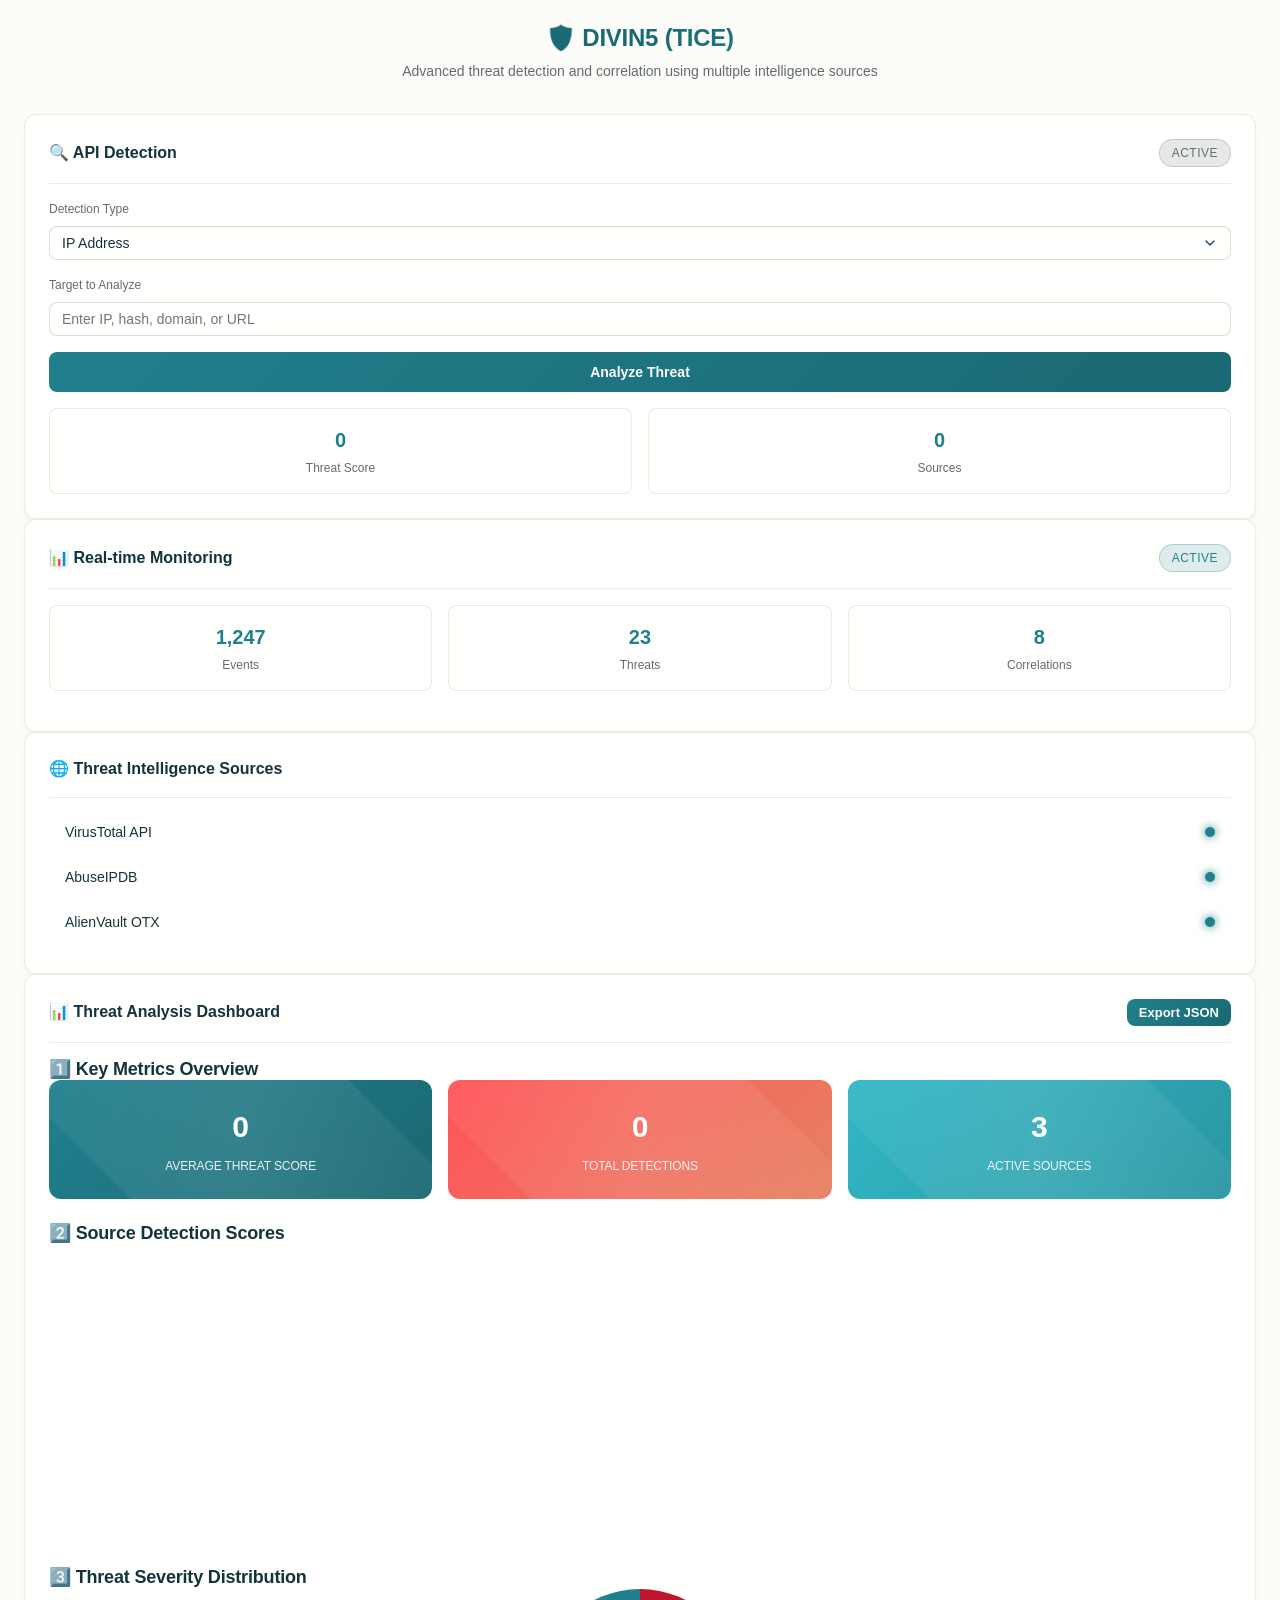
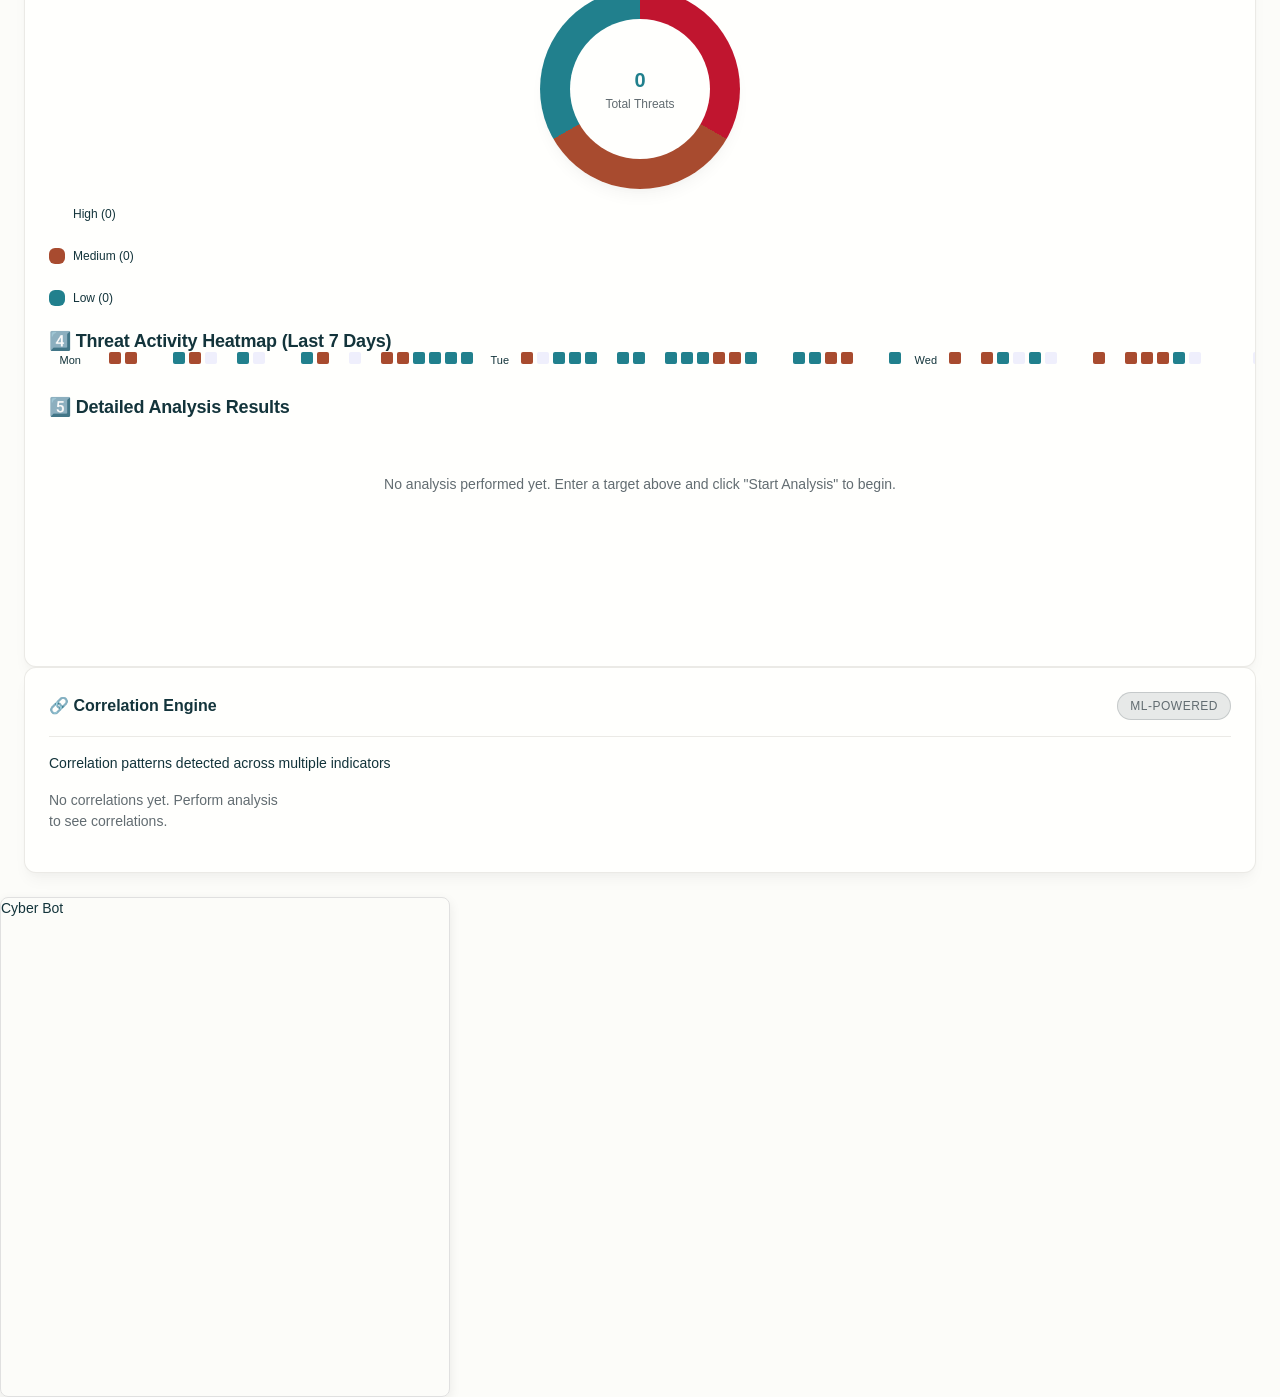
<file: frontend/index.html>
<!DOCTYPE html>
<html lang="en">
<head>
    <meta charset="UTF-8">
    <meta name="viewport" content="width=device-width, initial-scale=1.0">
    <title>AI-Driven Threat Intelligence Correlation Engine</title>
    <link rel="stylesheet" href="style.css">
</head>
<body>
    <div class="container">
        <header>
            <h1>🛡️ DIVIN5 (TICE)</h1>
            <p class="subtitle">Advanced threat detection and correlation using multiple intelligence sources</p>
        </header>

        <div class="grid">
            <!-- API Detection Panel -->
            <div class="card">
                <div class="card-header">
                    <span class="card-title">🔍 API Detection</span>
                    <span class="badge badge-info">Active</span>
                </div>
                
                <div class="input-group">
                    <label for="detectionType">Detection Type</label>
                    <select id="detectionType">
                        <option value="ip">IP Address</option>
                        <option value="hash">File Hash (MD5/SHA256)</option>
                        <option value="domain">Domain</option>
                        <option value="url">URL</option>
                    </select>
                </div>

                <div class="input-group">
                    <label for="targetInput">Target to Analyze</label>
                    <input type="text" id="targetInput" placeholder="Enter IP, hash, domain, or URL">
                </div>

                <!-- Start Button -->
                <button id="analyzeBtn" onclick="analyzeTarget()">
                    <span id="analyzeText">Analyze Threat</span>
                </button>

                <div class="stat-grid">
                    <div class="stat-card">
                        <div class="stat-value" id="threatScore">0</div>
                        <div class="stat-label">Threat Score</div>
                    </div>
                    <div class="stat-card">
                        <div class="stat-value" id="sourcesChecked">0</div>
                        <div class="stat-label">Sources</div>
                    </div>
                </div>
            </div>

            <!-- Real-time Monitoring -->
            <div class="card">
                <div class="card-header">
                    <span class="card-title">📊 Real-time Monitoring</span>
                    <span class="badge badge-low" id="monitorStatus">Active</span>
                </div>
                
                <div class="stat-grid">
                    <div class="stat-card">
                        <div class="stat-value" id="eventsProcessed">1,247</div>
                        <div class="stat-label">Events</div>
                    </div>
                    <div class="stat-card">
                        <div class="stat-value" id="threatsDetected">23</div>
                        <div class="stat-label">Threats</div>
                    </div>
                    <div class="stat-card">
                        <div class="stat-value" id="correlations">8</div>
                        <div class="stat-label">Correlations</div>
                    </div>
                </div>

                <div class="timeline" id="timeline"></div>
            </div>

            <!-- Active Threat Intelligence APIs -->
            <div class="card">
                <div class="card-header">
                    <span class="card-title">🌐 Threat Intelligence Sources</span>
                </div>
                
                <ul class="api-list" id="apiList">
                    <li id="api-virustotal">
                        <span>VirusTotal API</span>
                        <span class="api-status active"></span>
                    </li>
                    <li id="api-abuseipdb">
                        <span>AbuseIPDB</span>
                        <span class="api-status active"></span>
                    </li>
                    <li id="api-alienvault">
                        <span>AlienVault OTX</span>
                        <span class="api-status active"></span>
                    </li>
                </ul>
            </div>
        </div>

        <!-- Graphical Analysis Dashboard -->
        <div class="card">
            <div class="card-header">
                <span class="card-title">📊 Threat Analysis Dashboard</span>
                <button id="exportBtn" onclick="exportResults()" style="width: auto; padding: 6px 12px; font-size: 13px;">Export JSON</button>
            </div>

            <!-- Key Metrics Overview -->
            <div style="margin-bottom: 24px;">
                <h4>1️⃣ Key Metrics Overview</h4>
                <div class="chart-grid">
                    <div class="metric-card gradient-bg-1">
                        <div class="metric-value-large" id="metricThreatScore">0</div>
                        <div class="metric-label-large">Average Threat Score</div>
                    </div>
                    <div class="metric-card gradient-bg-2">
                        <div class="metric-value-large" id="metricDetections">0</div>
                        <div class="metric-label-large">Total Detections</div>
                    </div>
                    <div class="metric-card gradient-bg-3">
                        <div class="metric-value-large" id="metricSources">3</div>
                        <div class="metric-label-large">Active Sources</div>
                    </div>
                </div>
            </div>

            <!-- Source Detection Analysis -->
            <div style="margin-bottom: 24px;">
                <h4>2️⃣ Source Detection Scores</h4>
                <div class="chart-container">
                    <div class="bar-chart" id="barChart"></div>
                </div>
            </div>

            <!-- Threat Severity Distribution -->
            <div style="margin-bottom: 24px;">
                <h4>3️⃣ Threat Severity Distribution</h4>
                <div class="pie-chart" id="pieChart">
                    <div class="pie-center">
                        <div class="pie-value" id="pieValue">0</div>
                        <div class="pie-label">Total Threats</div>
                    </div>
                </div>
                <div class="legend">
                    <div class="legend-item">
                        <div class="legend-color" style="background: var(--color-danger);"></div>
                        <span>High (<span id="highCount">0</span>)</span>
                    </div>
                    <div class="legend-item">
                        <div class="legend-color" style="background: var(--color-warning);"></div>
                        <span>Medium (<span id="mediumCount">0</span>)</span>
                    </div>
                    <div class="legend-item">
                        <div class="legend-color" style="background: var(--color-success);"></div>
                        <span>Low (<span id="lowCount">0</span>)</span>
                    </div>
                </div>
            </div>

            <!-- Threat Activity Heatmap -->
            <div style="margin-bottom: 24px;">
                <h4>4️⃣ Threat Activity Heatmap (Last 7 Days)</h4>
                <div class="heatmap" id="heatmap"></div>
            </div>

            <!-- Detailed Analysis Results -->
            <div style="margin-bottom: 24px;">
                <h4>5️⃣ Detailed Analysis Results</h4>
                <div class="result-box" id="resultsContainer">
                    <div class="empty-state">
                        No analysis performed yet. Enter a target above and click "Start Analysis" to begin.
                    </div>
                </div>
            </div>
        </div>

        <!-- Correlation Engine -->
        <div class="card">
            <div class="card-header">
                <span class="card-title">🔗 Correlation Engine</span>
                <span class="badge badge-info">ML-Powered</span>
            </div>
            <p>Correlation patterns detected across multiple indicators</p>
            <div class="correlation-matrix" id="correlationMatrix"></div>
        </div>
    </div>
    <!-- Chatbot Container -->
<div class="bot-widget">
    <p>Cyber Bot</p>
  <iframe 
    src="https://cloud.uipath.com/saninc/studio_/designer/05732b7e-47e8-4ffc-8bc9-e9b9849685c8?solutionId=2d8fa9eb-8281-47da-3c74-08de1d4451d2"
    title="Cybersecurity Helpbot"
    frameborder="0"
    loading="lazy">
  </iframe>
</div>


<style>
  .bot-widget {
    /* --- This controls the size --- */
    width: 100%;       /* It will be 100% wide of its container */
    max-width: 450px;  /* But it will NOT get bigger than 450px */
    height: 500px;     /* Give it a fixed height */
    align-items: center;
    /* --- This makes it look nice --- */
    border: 1px solid #e0e0e0;
    border-radius: 8px;
    box-shadow: 0 4px 12px rgba(0,0,0,0.08);
    overflow: hidden; /* This makes the corners look clean */
    
    /* --- Optional: Center it --- */
    /* margin: 20px auto; */
  }

  .bot-widget iframe {
    /* --- This makes the iframe fill the container --- */
    width: 100%;
    height: 100%;
    border: none; /* Redundant, but good practice */
  }
</style>

    <script src="script.js"></script>
</body>
</html>
</file>
<file: frontend/style.css>
:root {
  /* Primitive Color Tokens */
  --color-white: rgba(255, 255, 255, 1);
  --color-black: rgba(0, 0, 0, 1);
  --color-cream-50: rgba(252, 252, 249, 1);
  --color-cream-100: rgba(255, 255, 253, 1);
  --color-gray-200: rgba(245, 245, 245, 1);
  --color-gray-300: rgba(167, 169, 169, 1);
  --color-gray-400: rgba(119, 124, 124, 1);
  --color-slate-500: rgba(98, 108, 113, 1);
  --color-brown-600: rgba(94, 82, 64, 1);
  --color-charcoal-700: rgba(31, 33, 33, 1);
  --color-charcoal-800: rgba(38, 40, 40, 1);
  --color-slate-900: rgba(19, 52, 59, 1);
  --color-teal-300: rgba(50, 184, 198, 1);
  --color-teal-400: rgba(45, 166, 178, 1);
  --color-teal-500: rgba(33, 128, 141, 1);
  --color-teal-600: rgba(29, 116, 128, 1);
  --color-teal-700: rgba(26, 104, 115, 1);
  --color-teal-800: rgba(41, 150, 161, 1);
  --color-red-400: rgba(255, 84, 89, 1);
  --color-red-500: rgba(192, 21, 47, 1);
  --color-orange-400: rgba(230, 129, 97, 1);
  --color-orange-500: rgba(168, 75, 47, 1);

  /* RGB versions for opacity control */
  --color-brown-600-rgb: 94, 82, 64;
  --color-teal-500-rgb: 33, 128, 141;
  --color-slate-900-rgb: 19, 52, 59;
  --color-slate-500-rgb: 98, 108, 113;
  --color-red-500-rgb: 192, 21, 47;
  --color-red-400-rgb: 255, 84, 89;
  --color-orange-500-rgb: 168, 75, 47;
  --color-orange-400-rgb: 230, 129, 97;

  /* Background color tokens (Light Mode) */
  --color-bg-1: rgba(59, 130, 246, 0.08); /* Light blue */
  --color-bg-2: rgba(245, 158, 11, 0.08); /* Light yellow */
  --color-bg-3: rgba(34, 197, 94, 0.08); /* Light green */
  --color-bg-4: rgba(239, 68, 68, 0.08); /* Light red */
  --color-bg-5: rgba(147, 51, 234, 0.08); /* Light purple */
  --color-bg-6: rgba(249, 115, 22, 0.08); /* Light orange */
  --color-bg-7: rgba(236, 72, 153, 0.08); /* Light pink */
  --color-bg-8: rgba(6, 182, 212, 0.08); /* Light cyan */

  /* Semantic Color Tokens (Light Mode) */
  --color-background: var(--color-cream-50);
  --color-surface: var(--color-cream-100);
  --color-text: var(--color-slate-900);
  --color-text-secondary: var(--color-slate-500);
  --color-primary: var(--color-teal-500);
  --color-primary-hover: var(--color-teal-600);
  --color-primary-active: var(--color-teal-700);
  --color-secondary: rgba(var(--color-brown-600-rgb), 0.12);
  --color-secondary-hover: rgba(var(--color-brown-600-rgb), 0.2);
  --color-secondary-active: rgba(var(--color-brown-600-rgb), 0.25);
  --color-border: rgba(var(--color-brown-600-rgb), 0.2);
  --color-btn-primary-text: var(--color-cream-50);
  --color-card-border: rgba(var(--color-brown-600-rgb), 0.12);
  --color-card-border-inner: rgba(var(--color-brown-600-rgb), 0.12);
  --color-error: var(--color-red-500);
  --color-success: var(--color-teal-500);
  --color-warning: var(--color-orange-500);
  --color-info: var(--color-slate-500);
  --color-focus-ring: rgba(var(--color-teal-500-rgb), 0.4);
  --color-select-caret: rgba(var(--color-slate-900-rgb), 0.8);

  /* Common style patterns */
  --focus-ring: 0 0 0 3px var(--color-focus-ring);
  --focus-outline: 2px solid var(--color-primary);
  --status-bg-opacity: 0.15;
  --status-border-opacity: 0.25;
  --select-caret-light: url("data:image/svg+xml,%3Csvg xmlns='http://www.w3.org/2000/svg' width='16' height='16' viewBox='0 0 24 24' fill='none' stroke='%23134252' stroke-width='2' stroke-linecap='round' stroke-linejoin='round'%3E%3Cpolyline points='6 9 12 15 18 9'%3E%3C/polyline%3E%3C/svg%3E");
  --select-caret-dark: url("data:image/svg+xml,%3Csvg xmlns='http://www.w3.org/2000/svg' width='16' height='16' viewBox='0 0 24 24' fill='none' stroke='%23f5f5f5' stroke-width='2' stroke-linecap='round' stroke-linejoin='round'%3E%3Cpolyline points='6 9 12 15 18 9'%3E%3C/polyline%3E%3C/svg%3E");

  /* RGB versions for opacity control */
  --color-success-rgb: 33, 128, 141;
  --color-error-rgb: 192, 21, 47;
  --color-warning-rgb: 168, 75, 47;
  --color-info-rgb: 98, 108, 113;

  /* Typography */
  --font-family-base: "FKGroteskNeue", "Geist", "Inter", -apple-system,
    BlinkMacSystemFont, "Segoe UI", Roboto, sans-serif;
  --font-family-mono: "Berkeley Mono", ui-monospace, SFMono-Regular, Menlo,
    Monaco, Consolas, monospace;
  --font-size-xs: 11px;
  --font-size-sm: 12px;
  --font-size-base: 14px;
  --font-size-md: 14px;
  --font-size-lg: 16px;
  --font-size-xl: 18px;
  --font-size-2xl: 20px;
  --font-size-3xl: 24px;
  --font-size-4xl: 30px;
  --font-weight-normal: 400;
  --font-weight-medium: 500;
  --font-weight-semibold: 550;
  --font-weight-bold: 600;
  --line-height-tight: 1.2;
  --line-height-normal: 1.5;
  --letter-spacing-tight: -0.01em;

  /* Spacing */
  --space-0: 0;
  --space-1: 1px;
  --space-2: 2px;
  --space-4: 4px;
  --space-6: 6px;
  --space-8: 8px;
  --space-10: 10px;
  --space-12: 12px;
  --space-16: 16px;
  --space-20: 20px;
  --space-24: 24px;
  --space-32: 32px;

  /* Border Radius */
  --radius-sm: 6px;
  --radius-base: 8px;
  --radius-md: 10px;
  --radius-lg: 12px;
  --radius-full: 9999px;

  /* Shadows */
  --shadow-xs: 0 1px 2px rgba(0, 0, 0, 0.02);
  --shadow-sm: 0 1px 3px rgba(0, 0, 0, 0.04), 0 1px 2px rgba(0, 0, 0, 0.02);
  --shadow-md: 0 4px 6px -1px rgba(0, 0, 0, 0.04),
    0 2px 4px -1px rgba(0, 0, 0, 0.02);
  --shadow-lg: 0 10px 15px -3px rgba(0, 0, 0, 0.04),
    0 4px 6px -2px rgba(0, 0, 0, 0.02);
  --shadow-inset-sm: inset 0 1px 0 rgba(255, 255, 255, 0.15),
    inset 0 -1px 0 rgba(0, 0, 0, 0.03);

  /* Animation */
  --duration-fast: 150ms;
  --duration-normal: 250ms;
  --ease-standard: cubic-bezier(0.16, 1, 0.3, 1);

  /* Layout */
  --container-sm: 640px;
  --container-md: 768px;
  --container-lg: 1024px;
  --container-xl: 1280px;
}

/* Dark mode colors */
@media (prefers-color-scheme: dark) {
  :root {
    /* RGB versions for opacity control (Dark Mode) */
    --color-gray-400-rgb: 119, 124, 124;
    --color-teal-300-rgb: 50, 184, 198;
    --color-gray-300-rgb: 167, 169, 169;
    --color-gray-200-rgb: 245, 245, 245;

    /* Background color tokens (Dark Mode) */
    --color-bg-1: rgba(29, 78, 216, 0.15); /* Dark blue */
    --color-bg-2: rgba(180, 83, 9, 0.15); /* Dark yellow */
    --color-bg-3: rgba(21, 128, 61, 0.15); /* Dark green */
    --color-bg-4: rgba(185, 28, 28, 0.15); /* Dark red */
    --color-bg-5: rgba(107, 33, 168, 0.15); /* Dark purple */
    --color-bg-6: rgba(194, 65, 12, 0.15); /* Dark orange */
    --color-bg-7: rgba(190, 24, 93, 0.15); /* Dark pink */
    --color-bg-8: rgba(8, 145, 178, 0.15); /* Dark cyan */

    /* Semantic Color Tokens (Dark Mode) */
    --color-background: var(--color-charcoal-700);
    --color-surface: var(--color-charcoal-800);
    --color-text: var(--color-gray-200);
    --color-text-secondary: rgba(var(--color-gray-300-rgb), 0.7);
    --color-primary: var(--color-teal-300);
    --color-primary-hover: var(--color-teal-400);
    --color-primary-active: var(--color-teal-800);
    --color-secondary: rgba(var(--color-gray-400-rgb), 0.15);
    --color-secondary-hover: rgba(var(--color-gray-400-rgb), 0.25);
    --color-secondary-active: rgba(var(--color-gray-400-rgb), 0.3);
    --color-border: rgba(var(--color-gray-400-rgb), 0.3);
    --color-error: var(--color-red-400);
    --color-success: var(--color-teal-300);
    --color-warning: var(--color-orange-400);
    --color-info: var(--color-gray-300);
    --color-focus-ring: rgba(var(--color-teal-300-rgb), 0.4);
    --color-btn-primary-text: var(--color-slate-900);
    --color-card-border: rgba(var(--color-gray-400-rgb), 0.2);
    --color-card-border-inner: rgba(var(--color-gray-400-rgb), 0.15);
    --shadow-inset-sm: inset 0 1px 0 rgba(255, 255, 255, 0.1),
      inset 0 -1px 0 rgba(0, 0, 0, 0.15);
    --button-border-secondary: rgba(var(--color-gray-400-rgb), 0.2);
    --color-border-secondary: rgba(var(--color-gray-400-rgb), 0.2);
    --color-select-caret: rgba(var(--color-gray-200-rgb), 0.8);

    /* Common style patterns - updated for dark mode */
    --focus-ring: 0 0 0 3px var(--color-focus-ring);
    --focus-outline: 2px solid var(--color-primary);
    --status-bg-opacity: 0.15;
    --status-border-opacity: 0.25;
    --select-caret-light: url("data:image/svg+xml,%3Csvg xmlns='http://www.w3.org/2000/svg' width='16' height='16' viewBox='0 0 24 24' fill='none' stroke='%23134252' stroke-width='2' stroke-linecap='round' stroke-linejoin='round'%3E%3Cpolyline points='6 9 12 15 18 9'%3E%3C/polyline%3E%3C/svg%3E");
    --select-caret-dark: url("data:image/svg+xml,%3Csvg xmlns='http://www.w3.org/2000/svg' width='16' height='16' viewBox='0 0 24 24' fill='none' stroke='%23f5f5f5' stroke-width='2' stroke-linecap='round' stroke-linejoin='round'%3E%3Cpolyline points='6 9 12 15 18 9'%3E%3C/polyline%3E%3C/svg%3E");

    /* RGB versions for dark mode */
    --color-success-rgb: var(--color-teal-300-rgb);
    --color-error-rgb: var(--color-red-400-rgb);
    --color-warning-rgb: var(--color-orange-400-rgb);
    --color-info-rgb: var(--color-gray-300-rgb);
  }
}

/* Data attribute for manual theme switching */
[data-color-scheme="dark"] {
  /* RGB versions for opacity control (dark mode) */
  --color-gray-400-rgb: 119, 124, 124;
  --color-teal-300-rgb: 50, 184, 198;
  --color-gray-300-rgb: 167, 169, 169;
  --color-gray-200-rgb: 245, 245, 245;

  /* Colorful background palette - Dark Mode */
  --color-bg-1: rgba(29, 78, 216, 0.15); /* Dark blue */
  --color-bg-2: rgba(180, 83, 9, 0.15); /* Dark yellow */
  --color-bg-3: rgba(21, 128, 61, 0.15); /* Dark green */
  --color-bg-4: rgba(185, 28, 28, 0.15); /* Dark red */
  --color-bg-5: rgba(107, 33, 168, 0.15); /* Dark purple */
  --color-bg-6: rgba(194, 65, 12, 0.15); /* Dark orange */
  --color-bg-7: rgba(190, 24, 93, 0.15); /* Dark pink */
  --color-bg-8: rgba(8, 145, 178, 0.15); /* Dark cyan */

  /* Semantic Color Tokens (Dark Mode) */
  --color-background: var(--color-charcoal-700);
  --color-surface: var(--color-charcoal-800);
  --color-text: var(--color-gray-200);
  --color-text-secondary: rgba(var(--color-gray-300-rgb), 0.7);
  --color-primary: var(--color-teal-300);
  --color-primary-hover: var(--color-teal-400);
  --color-primary-active: var(--color-teal-800);
  --color-secondary: rgba(var(--color-gray-400-rgb), 0.15);
  --color-secondary-hover: rgba(var(--color-gray-400-rgb), 0.25);
  --color-secondary-active: rgba(var(--color-gray-400-rgb), 0.3);
  --color-border: rgba(var(--color-gray-400-rgb), 0.3);
  --color-error: var(--color-red-400);
  --color-success: var(--color-teal-300);
  --color-warning: var(--color-orange-400);
  --color-info: var(--color-gray-300);
  --color-focus-ring: rgba(var(--color-teal-300-rgb), 0.4);
  --color-btn-primary-text: var(--color-slate-900);
  --color-card-border: rgba(var(--color-gray-400-rgb), 0.15);
  --color-card-border-inner: rgba(var(--color-gray-400-rgb), 0.15);
  --shadow-inset-sm: inset 0 1px 0 rgba(255, 255, 255, 0.1),
    inset 0 -1px 0 rgba(0, 0, 0, 0.15);
  --color-border-secondary: rgba(var(--color-gray-400-rgb), 0.2);
  --color-select-caret: rgba(var(--color-gray-200-rgb), 0.8);

  /* Common style patterns - updated for dark mode */
  --focus-ring: 0 0 0 3px var(--color-focus-ring);
  --focus-outline: 2px solid var(--color-primary);
  --status-bg-opacity: 0.15;
  --status-border-opacity: 0.25;
  --select-caret-light: url("data:image/svg+xml,%3Csvg xmlns='http://www.w3.org/2000/svg' width='16' height='16' viewBox='0 0 24 24' fill='none' stroke='%23134252' stroke-width='2' stroke-linecap='round' stroke-linejoin='round'%3E%3Cpolyline points='6 9 12 15 18 9'%3E%3C/polyline%3E%3C/svg%3E");
  --select-caret-dark: url("data:image/svg+xml,%3Csvg xmlns='http://www.w3.org/2000/svg' width='16' height='16' viewBox='0 0 24 24' fill='none' stroke='%23f5f5f5' stroke-width='2' stroke-linecap='round' stroke-linejoin='round'%3E%3Cpolyline points='6 9 12 15 18 9'%3E%3C/polyline%3E%3C/svg%3E");

  /* RGB versions for dark mode */
  --color-success-rgb: var(--color-teal-300-rgb);
  --color-error-rgb: var(--color-red-400-rgb);
  --color-warning-rgb: var(--color-orange-400-rgb);
  --color-info-rgb: var(--color-gray-300-rgb);
}

[data-color-scheme="light"] {
  /* RGB versions for opacity control (light mode) */
  --color-brown-600-rgb: 94, 82, 64;
  --color-teal-500-rgb: 33, 128, 141;
  --color-slate-900-rgb: 19, 52, 59;

  /* Semantic Color Tokens (Light Mode) */
  --color-background: var(--color-cream-50);
  --color-surface: var(--color-cream-100);
  --color-text: var(--color-slate-900);
  --color-text-secondary: var(--color-slate-500);
  --color-primary: var(--color-teal-500);
  --color-primary-hover: var(--color-teal-600);
  --color-primary-active: var(--color-teal-700);
  --color-secondary: rgba(var(--color-brown-600-rgb), 0.12);
  --color-secondary-hover: rgba(var(--color-brown-600-rgb), 0.2);
  --color-secondary-active: rgba(var(--color-brown-600-rgb), 0.25);
  --color-border: rgba(var(--color-brown-600-rgb), 0.2);
  --color-btn-primary-text: var(--color-cream-50);
  --color-card-border: rgba(var(--color-brown-600-rgb), 0.12);
  --color-card-border-inner: rgba(var(--color-brown-600-rgb), 0.12);
  --color-error: var(--color-red-500);
  --color-success: var(--color-teal-500);
  --color-warning: var(--color-orange-500);
  --color-info: var(--color-slate-500);
  --color-focus-ring: rgba(var(--color-teal-500-rgb), 0.4);

  /* RGB versions for light mode */
  --color-success-rgb: var(--color-teal-500-rgb);
  --color-error-rgb: var(--color-red-500-rgb);
  --color-warning-rgb: var(--color-orange-500-rgb);
  --color-info-rgb: var(--color-slate-500-rgb);
}

/* Base styles */
html {
  font-size: var(--font-size-base);
  font-family: var(--font-family-base);
  line-height: var(--line-height-normal);
  color: var(--color-text);
  background-color: var(--color-background);
  -webkit-font-smoothing: antialiased;
  box-sizing: border-box;
}

body {
  margin: 0;
  padding: 0;
}

*,
*::before,
*::after {
  box-sizing: inherit;
}

/* Typography */
h1,
h2,
h3,
h4,
h5,
h6 {
  margin: 0;
  font-weight: var(--font-weight-semibold);
  line-height: var(--line-height-tight);
  color: var(--color-text);
  letter-spacing: var(--letter-spacing-tight);
}

h1 {
  font-size: var(--font-size-4xl);
}
h2 {
  font-size: var(--font-size-3xl);
}
h3 {
  font-size: var(--font-size-2xl);
}
h4 {
  font-size: var(--font-size-xl);
}
h5 {
  font-size: var(--font-size-lg);
}
h6 {
  font-size: var(--font-size-md);
}

p {
  margin: 0 0 var(--space-16) 0;
}

a {
  color: var(--color-primary);
  text-decoration: none;
  transition: color var(--duration-fast) var(--ease-standard);
}

a:hover {
  color: var(--color-primary-hover);
}

code,
pre {
  font-family: var(--font-family-mono);
  font-size: calc(var(--font-size-base) * 0.95);
  background-color: var(--color-secondary);
  border-radius: var(--radius-sm);
}

code {
  padding: var(--space-1) var(--space-4);
}

pre {
  padding: var(--space-16);
  margin: var(--space-16) 0;
  overflow: auto;
  border: 1px solid var(--color-border);
}

pre code {
  background: none;
  padding: 0;
}

/* Buttons */
.btn {
  display: inline-flex;
  align-items: center;
  justify-content: center;
  padding: var(--space-8) var(--space-16);
  border-radius: var(--radius-base);
  font-size: var(--font-size-base);
  font-weight: 500;
  line-height: 1.5;
  cursor: pointer;
  transition: all var(--duration-normal) var(--ease-standard);
  border: none;
  text-decoration: none;
  position: relative;
}

.btn:focus-visible {
  outline: none;
  box-shadow: var(--focus-ring);
}

.btn--primary {
  background: var(--color-primary);
  color: var(--color-btn-primary-text);
}

.btn--primary:hover {
  background: var(--color-primary-hover);
}

.btn--primary:active {
  background: var(--color-primary-active);
}

.btn--secondary {
  background: var(--color-secondary);
  color: var(--color-text);
}

.btn--secondary:hover {
  background: var(--color-secondary-hover);
}

.btn--secondary:active {
  background: var(--color-secondary-active);
}

.btn--outline {
  background: transparent;
  border: 1px solid var(--color-border);
  color: var(--color-text);
}

.btn--outline:hover {
  background: var(--color-secondary);
}

.btn--sm {
  padding: var(--space-4) var(--space-12);
  font-size: var(--font-size-sm);
  border-radius: var(--radius-sm);
}

.btn--lg {
  padding: var(--space-10) var(--space-20);
  font-size: var(--font-size-lg);
  border-radius: var(--radius-md);
}

.btn--full-width {
  width: 100%;
}

.btn:disabled {
  opacity: 0.5;
  cursor: not-allowed;
}

/* Form elements */
.form-control {
  display: block;
  width: 100%;
  padding: var(--space-8) var(--space-12);
  font-size: var(--font-size-md);
  line-height: 1.5;
  color: var(--color-text);
  background-color: var(--color-surface);
  border: 1px solid var(--color-border);
  border-radius: var(--radius-base);
  transition: border-color var(--duration-fast) var(--ease-standard),
    box-shadow var(--duration-fast) var(--ease-standard);
}

textarea.form-control {
  font-family: var(--font-family-base);
  font-size: var(--font-size-base);
}

select.form-control {
  padding: var(--space-8) var(--space-12);
  -webkit-appearance: none;
  -moz-appearance: none;
  appearance: none;
  background-image: var(--select-caret-light);
  background-repeat: no-repeat;
  background-position: right var(--space-12) center;
  background-size: 16px;
  padding-right: var(--space-32);
}

/* Add a dark mode specific caret */
@media (prefers-color-scheme: dark) {
  select.form-control {
    background-image: var(--select-caret-dark);
  }
}

/* Also handle data-color-scheme */
[data-color-scheme="dark"] select.form-control {
  background-image: var(--select-caret-dark);
}

[data-color-scheme="light"] select.form-control {
  background-image: var(--select-caret-light);
}

.form-control:focus {
  border-color: var(--color-primary);
  outline: var(--focus-outline);
}

.form-label {
  display: block;
  margin-bottom: var(--space-8);
  font-weight: var(--font-weight-medium);
  font-size: var(--font-size-sm);
}

.form-group {
  margin-bottom: var(--space-16);
}

/* Card component */
.card {
  background-color: var(--color-surface);
  border-radius: var(--radius-lg);
  border: 1px solid var(--color-card-border);
  box-shadow: var(--shadow-sm);
  overflow: hidden;
  transition: box-shadow var(--duration-normal) var(--ease-standard);
}

.card:hover {
  box-shadow: var(--shadow-md);
}

.card__body {
  padding: var(--space-16);
}

.card__header,
.card__footer {
  padding: var(--space-16);
  border-bottom: 1px solid var(--color-card-border-inner);
}

/* Status indicators - simplified with CSS variables */
.status {
  display: inline-flex;
  align-items: center;
  padding: var(--space-6) var(--space-12);
  border-radius: var(--radius-full);
  font-weight: var(--font-weight-medium);
  font-size: var(--font-size-sm);
}

.status--success {
  background-color: rgba(
    var(--color-success-rgb, 33, 128, 141),
    var(--status-bg-opacity)
  );
  color: var(--color-success);
  border: 1px solid
    rgba(var(--color-success-rgb, 33, 128, 141), var(--status-border-opacity));
}

.status--error {
  background-color: rgba(
    var(--color-error-rgb, 192, 21, 47),
    var(--status-bg-opacity)
  );
  color: var(--color-error);
  border: 1px solid
    rgba(var(--color-error-rgb, 192, 21, 47), var(--status-border-opacity));
}

.status--warning {
  background-color: rgba(
    var(--color-warning-rgb, 168, 75, 47),
    var(--status-bg-opacity)
  );
  color: var(--color-warning);
  border: 1px solid
    rgba(var(--color-warning-rgb, 168, 75, 47), var(--status-border-opacity));
}

.status--info {
  background-color: rgba(
    var(--color-info-rgb, 98, 108, 113),
    var(--status-bg-opacity)
  );
  color: var(--color-info);
  border: 1px solid
    rgba(var(--color-info-rgb, 98, 108, 113), var(--status-border-opacity));
}

/* Container layout */
.container {
  width: 100%;
  margin-right: auto;
  margin-left: auto;
  padding-right: var(--space-16);
  padding-left: var(--space-16);
}

@media (min-width: 640px) {
  .container {
    max-width: var(--container-sm);
  }
}
@media (min-width: 768px) {
  .container {
    max-width: var(--container-md);
  }
}
@media (min-width: 1024px) {
  .container {
    max-width: var(--container-lg);
  }
}
@media (min-width: 1280px) {
  .container {
    max-width: var(--container-xl);
  }
}

/* Utility classes */
.flex {
  display: flex;
}
.flex-col {
  flex-direction: column;
}
.items-center {
  align-items: center;
}
.justify-center {
  justify-content: center;
}
.justify-between {
  justify-content: space-between;
}
.gap-4 {
  gap: var(--space-4);
}
.gap-8 {
  gap: var(--space-8);
}
.gap-16 {
  gap: var(--space-16);
}

.m-0 {
  margin: 0;
}
.mt-8 {
  margin-top: var(--space-8);
}
.mb-8 {
  margin-bottom: var(--space-8);
}
.mx-8 {
  margin-left: var(--space-8);
  margin-right: var(--space-8);
}
.my-8 {
  margin-top: var(--space-8);
  margin-bottom: var(--space-8);
}

.p-0 {
  padding: 0;
}
.py-8 {
  padding-top: var(--space-8);
  padding-bottom: var(--space-8);
}
.px-8 {
  padding-left: var(--space-8);
  padding-right: var(--space-8);
}
.py-16 {
  padding-top: var(--space-16);
  padding-bottom: var(--space-16);
}
.px-16 {
  padding-left: var(--space-16);
  padding-right: var(--space-16);
}

.block {
  display: block;
}
.hidden {
  display: none;
}

/* Accessibility */
.sr-only {
  position: absolute;
  width: 1px;
  height: 1px;
  padding: 0;
  margin: -1px;
  overflow: hidden;
  clip: rect(0, 0, 0, 0);
  white-space: nowrap;
  border-width: 0;
}

:focus-visible {
  outline: var(--focus-outline);
  outline-offset: 2px;
}

/* Dark mode specifics */
[data-color-scheme="dark"] .btn--outline {
  border: 1px solid var(--color-border-secondary);
}

@font-face {
  font-family: 'FKGroteskNeue';
  src: url('https://r2cdn.perplexity.ai/fonts/FKGroteskNeue.woff2')
    format('woff2');
}

/* END PERPLEXITY DESIGN SYSTEM */

/*
    TICE Frontend - CSS Stylesheet
    Source: frontend/styles.css
    Description: Complete styling for AI-Driven Threat Intelligence Correlation Engine
    Theme: Adaptive with Advanced Animations
*/

/* ========================================
   ROOT VARIABLES & THEMING
   ======================================== */
:root {
    /* Theme-specific additions that complement the design system */
    --color-surface-hover: rgba(var(--color-teal-500-rgb), 0.05);
    
    /* Gradient Colors - adapted to design system colors */
    --gradient-1: linear-gradient(135deg, var(--color-primary) 0%, var(--color-teal-700) 100%);
    --gradient-2: linear-gradient(135deg, var(--color-red-400) 0%, var(--color-orange-400) 100%);
    --gradient-3: linear-gradient(135deg, var(--color-teal-300) 0%, var(--color-teal-800) 100%);
    
    /* Chart-specific colors */
    --chart-bar-color-1: var(--color-primary);
    --chart-bar-color-2: var(--color-teal-400);
    --chart-bar-color-3: var(--color-teal-300);
}

/* ========================================
   RESET & BASE STYLES
   ======================================== */
* {
    margin: 0;
    padding: 0;
    box-sizing: border-box;
}

body {
    font-family: var(--font-family-base);
    font-size: var(--font-size-base);
    background: var(--color-background);
    color: var(--color-text);
    line-height: var(--line-height-normal);
    min-height: 100vh;
}

/* ========================================
   CONTAINER & LAYOUT
   ======================================== */
.container {
    max-width: var(--container-xl);
    margin: 0 auto;
    padding: var(--space-24);
}

header {
    text-align: center;
    margin-bottom: var(--space-32);
    animation: fadeInDown 0.6s ease-out;
}

header h1 {
    font-size: var(--font-size-3xl);
    font-weight: var(--font-weight-bold);
    margin-bottom: var(--space-8);
    background: linear-gradient(135deg, var(--color-primary), var(--color-teal-700), var(--color-teal-300));
    -webkit-background-clip: text;
    -webkit-text-fill-color: transparent;
    background-clip: text;
}

.subtitle {
    color: var(--color-text-secondary);
    font-size: var(--font-size-base);
}

  .legend {
    flex-direction: column;
    align-items: flex-start;
  }

/*
   ======================================== */
.card {
    background: var(--color-surface);
    border-radius: var(--radius-lg);
    padding: var(--space-24);
    border: 1px solid var(--color-card-border);
    box-shadow: var(--shadow-lg);
    transition: all var(--duration-normal) var(--ease-standard);
    animation: slideInUp 0.5s ease-out;
    transform-style: preserve-3d;
    perspective: 1000px;
}

.card:hover {
    transform: translateY(-4px) rotateX(2deg);
    box-shadow: 0 12px 48px rgba(var(--color-teal-500-rgb), 0.2);
}

.card-header {
    display: flex;
    justify-content: space-between;
    align-items: center;
    margin-bottom: var(--space-16);
    padding-bottom: var(--space-16);
    border-bottom: 1px solid var(--color-card-border-inner);
}

.card-title {
    font-size: var(--font-size-lg);
    font-weight: var(--font-weight-semibold);
    display: flex;
    align-items: center;
    gap: var(--space-8);
}

/* ========================================
   BADGES
   ======================================== */
.badge {
    display: inline-block;
    padding: var(--space-4) var(--space-12);
    border-radius: var(--radius-full);
    font-size: var(--font-size-sm);
    font-weight: var(--font-weight-medium);
    text-transform: uppercase;
    letter-spacing: 0.5px;
    animation: pulse 2s ease-in-out infinite;
}

.badge-info { 
    background-color: rgba(var(--color-info-rgb), var(--status-bg-opacity));
    color: var(--color-info);
    border: 1px solid rgba(var(--color-info-rgb), var(--status-border-opacity));
}

.badge-low { 
    background-color: rgba(var(--color-success-rgb), var(--status-bg-opacity));
    color: var(--color-success);
    border: 1px solid rgba(var(--color-success-rgb), var(--status-border-opacity));
}

.badge-medium { 
    background-color: rgba(var(--color-warning-rgb), var(--status-bg-opacity));
    color: var(--color-warning);
    border: 1px solid rgba(var(--color-warning-rgb), var(--status-border-opacity));
}

.badge-high { 
    background-color: rgba(var(--color-error-rgb), var(--status-bg-opacity));
    color: var(--color-error);
    border: 1px solid rgba(var(--color-error-rgb), var(--status-border-opacity));
}

.badge-critical { 
    background-color: rgba(var(--color-error-rgb), 0.25);
    color: var(--color-error);
    border: 1px solid rgba(var(--color-error-rgb), 0.4);
    animation: pulse 1.5s ease-in-out infinite;
}

.badge-danger {
    background-color: rgba(var(--color-error-rgb), var(--status-bg-opacity));
    color: var(--color-error);
    border: 1px solid rgba(var(--color-error-rgb), var(--status-border-opacity));
}

/* ========================================
   FORM ELEMENTS
   ======================================== */
.input-group {
    margin-bottom: var(--space-16);
}

.input-group label {
    display: block;
    margin-bottom: var(--space-8);
    color: var(--color-text-secondary);
    font-size: var(--font-size-sm);
    font-weight: var(--font-weight-medium);
}

select, input[type="text"] {
    width: 100%;
    padding: var(--space-8) var(--space-12);
    background: var(--color-surface);
    border: 1px solid var(--color-border);
    border-radius: var(--radius-base);
    color: var(--color-text);
    font-size: var(--font-size-base);
    font-family: var(--font-family-base);
    transition: all var(--duration-fast) var(--ease-standard);
}

select {
    -webkit-appearance: none;
    -moz-appearance: none;
    appearance: none;
    background-image: var(--select-caret-light);
    background-repeat: no-repeat;
    background-position: right var(--space-12) center;
    background-size: 16px;
    padding-right: var(--space-32);
}

@media (prefers-color-scheme: dark) {
    select {
        background-image: var(--select-caret-dark);
    }
}

[data-color-scheme="dark"] select {
    background-image: var(--select-caret-dark);
}

[data-color-scheme="light"] select {
    background-image: var(--select-caret-light);
}

select:focus, input[type="text"]:focus {
    outline: var(--focus-outline);
    border-color: var(--color-primary);
    box-shadow: var(--focus-ring);
}

/* ========================================
   BUTTONS
   ======================================== */
button {
    width: 100%;
    padding: var(--space-12) var(--space-24);
    background: var(--gradient-1);
    color: var(--color-btn-primary-text);
    border: none;
    border-radius: var(--radius-base);
    font-size: var(--font-size-base);
    font-weight: var(--font-weight-semibold);
    font-family: var(--font-family-base);
    cursor: pointer;
    transition: all var(--duration-normal) var(--ease-standard);
    position: relative;
    overflow: hidden;
}

button::before {
    content: '';
    position: absolute;
    top: 0;
    left: -100%;
    width: 100%;
    height: 100%;
    background: linear-gradient(90deg, transparent, rgba(255, 255, 255, 0.2), transparent);
    transition: left 0.5s;
}

button:hover::before {
    left: 100%;
}

button:hover {
    transform: translateY(-2px) scale(1.02);
    box-shadow: 0 8px 24px rgba(var(--color-teal-500-rgb), 0.4);
}

button:active {
    transform: translateY(0) scale(0.98);
}

button:focus-visible {
    outline: var(--focus-outline);
    box-shadow: var(--focus-ring);
}

button:disabled {
    opacity: 0.5;
    cursor: not-allowed;
}

/* ========================================
   STATS & METRICS
   ======================================== */
.stat-grid {
    display: grid;
    grid-template-columns: repeat(auto-fit, minmax(100px, 1fr));
    gap: var(--space-16);
    margin-top: var(--space-16);
}

.stat-card {
    background: var(--color-surface);
    padding: var(--space-16);
    border-radius: var(--radius-base);
    text-align: center;
    border: 1px solid var(--color-card-border);
    transition: all var(--duration-normal) var(--ease-standard);
}

.stat-card:hover {
    transform: translateY(-2px) scale(1.05);
    box-shadow: 0 4px 16px rgba(var(--color-teal-500-rgb), 0.3);
}

.stat-value {
    font-size: var(--font-size-2xl);
    font-weight: var(--font-weight-bold);
    color: var(--color-primary);
    margin-bottom: var(--space-4);
}

.stat-label {
    font-size: var(--font-size-sm);
    color: var(--color-text-secondary);
}

/* ========================================
   TIMELINE
   ======================================== */
.timeline {
    margin-top: var(--space-16);
}

.timeline-item {
    padding: var(--space-8);
    margin-bottom: var(--space-8);
    background: var(--color-surface);
    border-radius: var(--radius-sm);
    border-left: 3px solid var(--color-primary);
    transition: all var(--duration-fast) var(--ease-standard);
}

.timeline-item:hover {
    transform: translateX(4px);
    background: var(--color-surface-hover);
}

.timeline-time {
    font-size: var(--font-size-sm);
    color: var(--color-text-secondary);
    margin-bottom: var(--space-4);
}

.timeline-content {
    font-size: var(--font-size-sm);
    color: var(--color-text);
}

/* ========================================
   API LIST
   ======================================== */
.api-list {
    list-style: none;
}

.api-list li {
    display: flex;
    justify-content: space-between;
    align-items: center;
    padding: var(--space-8) var(--space-16);
    margin-bottom: var(--space-8);
    background: var(--color-surface);
    border-radius: var(--radius-base);
    transition: all var(--duration-normal) var(--ease-standard);
}

.api-list li:hover {
    transform: translateX(4px) scale(1.02);
    background: var(--color-surface-hover);
}

/* Threat level colors for API sources */
.api-list li.threat-high {
    background: rgba(var(--color-error-rgb), 0.15);
    border-left: 3px solid var(--color-error);
}

.api-list li.threat-medium {
    background: rgba(var(--color-warning-rgb), 0.15);
    border-left: 3px solid var(--color-warning);
}

.api-list li.threat-low {
    background: rgba(var(--color-success-rgb), 0.15);
    border-left: 3px solid var(--color-success);
}

.api-status {
    width: 10px;
    height: 10px;
    border-radius: 50%;
    display: inline-block;
}

.api-status.active {
    background: var(--color-success);
    box-shadow: 0 0 10px var(--color-success);
    animation: pulse 2s ease-in-out infinite;
}

/* ========================================
   CHARTS & VISUALIZATIONS
   ======================================== */

/* Chart Grid */
.chart-grid {
    display: grid;
    grid-template-columns: repeat(auto-fit, minmax(200px, 1fr));
    gap: var(--space-16);
    margin-bottom: var(--space-24);
}

.metric-card {
    padding: var(--space-24);
    border-radius: var(--radius-lg);
    text-align: center;
    position: relative;
    overflow: hidden;
    transition: all var(--duration-normal) var(--ease-standard);
}

.metric-card::before {
    content: '';
    position: absolute;
    top: -50%;
    left: -50%;
    width: 200%;
    height: 200%;
    background: linear-gradient(45deg, transparent, rgba(255, 255, 255, 0.1), transparent);
    transform: rotate(45deg);
    animation: shimmer 3s infinite;
}

.gradient-bg-1 { background: var(--gradient-1); }
.gradient-bg-2 { background: var(--gradient-2); }
.gradient-bg-3 { background: var(--gradient-3); }

.metric-card:hover {
    transform: translateY(-4px) scale(1.03) rotateX(5deg);
    box-shadow: 0 12px 40px rgba(var(--color-teal-500-rgb), 0.4);
}

.metric-value-large {
    font-size: var(--font-size-4xl);
    font-weight: var(--font-weight-bold);
    color: var(--color-white);
    margin-bottom: var(--space-8);
}

.metric-label-large {
    font-size: var(--font-size-sm);
    color: rgba(255, 255, 255, 0.9);
    text-transform: uppercase;
    letter-spacing: var(--letter-spacing-tight);
}

/* Bar Chart */
.chart-container {
    background: var(--color-surface);
    padding: var(--space-24);
    border-radius: var(--radius-lg);
}

.bar-chart {
    display: flex;
    justify-content: space-around;
    align-items: flex-end;
    height: 250px;
    gap: var(--space-16);
}

.bar-wrapper {
    flex: 1;
    display: flex;
    flex-direction: column;
    align-items: center;
}

.bar {
    width: 100%;
    max-width: 60px;
    background: linear-gradient(to top, var(--chart-bar-color-1), var(--chart-bar-color-2));
    border-radius: var(--radius-sm) var(--radius-sm) 0 0;
    position: relative;
    transition: all var(--duration-normal) var(--ease-standard);
    box-shadow: 0 4px 16px rgba(var(--color-teal-500-rgb), 0.3);
}

.bar:hover {
    transform: scaleY(1.05) rotateX(5deg);
    box-shadow: 0 8px 24px rgba(var(--color-teal-500-rgb), 0.5);
}

.bar-value {
    position: absolute;
    top: -25px;
    left: 50%;
    transform: translateX(-50%);
    font-size: var(--font-size-sm);
    font-weight: var(--font-weight-bold);
    color: var(--color-text);
}

.bar-label {
    margin-top: var(--space-8);
    font-size: var(--font-size-sm);
    color: var(--color-text-secondary);
    text-align: center;
}

/* Pie Chart */
.pie-chart {
    width: 200px;
    height: 200px;
    border-radius: 50%;
    margin: 0 auto var(--space-16);
    position: relative;
    background: conic-gradient(
        from 0deg,
        var(--color-error) 0deg 120deg,
        var(--color-warning) 120deg 240deg,
        var(--color-success) 240deg 360deg
    );
    box-shadow: var(--shadow-lg);
    transition: all var(--duration-normal) var(--ease-standard);
}

.pie-chart:hover {
    transform: scale(1.05) rotateZ(5deg);
    box-shadow: 0 12px 48px rgba(var(--color-teal-500-rgb), 0.4);
}

.pie-center {
    position: absolute;
    top: 50%;
    left: 50%;
    transform: translate(-50%, -50%);
    width: 140px;
    height: 140px;
    background: var(--color-surface);
    border-radius: 50%;
    display: flex;
    flex-direction: column;
    align-items: center;
    justify-content: center;
}

.pie-value {
    font-size: var(--font-size-2xl);
    font-weight: var(--font-weight-bold);
    color: var(--color-primary);
}

.pie-label {
    font-size: var(--font-size-sm);
    color: var(--color-text-secondary);
}

.legend {
    display: flex;
    justify-content: center;
    gap: var(--space-24);
    flex-wrap: wrap;
}

.legend-item {
    display: flex;
    align-items: center;
    gap: var(--space-8);
    font-size: var(--font-size-sm);
}

.legend-color {
    width: 16px;
    height: 16px;
    border-radius: var(--radius-sm);
}

/* Heatmap */
.heatmap {
    display: grid;
    grid-template-columns: repeat(7, 1fr);
    gap: var(--space-4);
}

.heatmap-cell {
    aspect-ratio: 1;
    border-radius: var(--radius-sm);
    transition: all var(--duration-fast) var(--ease-standard);
}

.heatmap-cell:hover {
    transform: scale(1.2) rotateZ(5deg);
    box-shadow: 0 4px 16px rgba(var(--color-teal-500-rgb), 0.5);
}

/* ========================================
   RESULTS DISPLAY
   ======================================== */
.result-box {
    background: var(--color-surface);
    padding: var(--space-24);
    border-radius: var(--radius-lg);
    min-height: 200px;
}

.empty-state {
    text-align: center;
    color: var(--color-text-secondary);
    padding: var(--space-32);
}

.threat-item {
    background: var(--color-surface);
    padding: var(--space-16);
    border-radius: var(--radius-base);
    margin-bottom: var(--space-16);
    border: 1px solid var(--color-card-border);
    transition: all var(--duration-fast) var(--ease-standard);
}

.threat-item:hover {
    transform: translateX(4px);
    box-shadow: 0 4px 16px rgba(var(--color-teal-500-rgb), 0.2);
}

.threat-header {
    display: flex;
    justify-content: space-between;
    align-items: center;
    margin-bottom: var(--space-8);
}

.threat-name {
    font-weight: var(--font-weight-semibold);
    color: var(--color-text);
}

.threat-details {
    font-size: var(--font-size-sm);
    color: var(--color-text-secondary);
    line-height: var(--line-height-normal);
}

/* ========================================
   CORRELATION MATRIX
   ======================================== */
.correlation-matrix {
    display: grid;
    grid-template-columns: repeat(5, 1fr);
    gap: var(--space-4);
}

.correlation-cell {
    aspect-ratio: 1;
    display: flex;
    align-items: center;
    justify-content: center;
    border-radius: var(--radius-sm);
    font-size: var(--font-size-sm);
    font-weight: var(--font-weight-semibold);
    color: var(--color-white);
    cursor: pointer;
    transition: all var(--duration-fast) var(--ease-standard);
}

.correlation-cell:hover {
    transform: scale(1.1) rotateZ(5deg);
    box-shadow: 0 4px 16px rgba(var(--color-teal-500-rgb), 0.5);
}

/* ========================================
   ANIMATIONS
   ======================================== */
@keyframes fadeInDown {
    from {
        opacity: 0;
        transform: translateY(-20px);
    }
    to {
        opacity: 1;
        transform: translateY(0);
    }
}

@keyframes slideInUp {
    from {
        opacity: 0;
        transform: translateY(20px);
    }
    to {
        opacity: 1;
        transform: translateY(0);
    }
}

@keyframes pulse {
    0%, 100% { opacity: 1; }
    50% { opacity: 0.6; }
}

@keyframes shimmer {
    0% { transform: translateX(-100%) translateY(-100%) rotate(45deg); }
    100% { transform: translateX(100%) translateY(100%) rotate(45deg); }
}

.rolling-number {
    animation: rollNumber 0.5s cubic-bezier(0.68, -0.55, 0.265, 1.55);
}

@keyframes rollNumber {
    0% { transform: translateY(-10px); opacity: 0; }
    50% { transform: translateY(5px); }
    100% { transform: translateY(0); opacity: 1; }
}

/* Loading Spinner */
.loading {
    display: inline-block;
    width: 14px;
    height: 14px;
    border: 2px solid rgba(var(--color-text-secondary), 0.3);
    border-top-color: var(--color-primary);
    border-radius: 50%;
    animation: spin 0.8s linear infinite;
    margin-right: var(--space-8);
}

@keyframes spin {
    to { transform: rotate(360deg); }
}

/* ========================================
   RESPONSIVE DESIGN
   ======================================== */
@media (max-width: 480px) {
    .container {
        padding: var(--space-16);
    }
    
    .grid {
        grid-template-columns: 1fr;
        gap: var(--space-16);
    }
    
    header h1 {
        font-size: var(--font-size-2xl);
    }
    
    .card {
        padding: var(--space-16);
    }
    
    .bar-chart {
        height: 180px;
        gap: var(--space-8);
    }
    
    .chart-grid {
        grid-template-columns: 1fr;
        gap: var(--space-12);
    }
    
    .legend {
        flex-direction: column;
        align-items: flex-start;
        gap: var(--space-12);
    }
    
    .metric-card {
        padding: var(--space-16);
    }
    
    .metric-value-large {
        font-size: var(--font-size-3xl);
    }
    
    .stat-grid {
        grid-template-columns: repeat(2, 1fr);
        gap: var(--space-12);
    }
    
    .correlation-matrix {
        grid-template-columns: repeat(3, 1fr);
    }
    
    .heatmap {
        grid-template-columns: repeat(5, 1fr);
    }
    
    button {
        padding: var(--space-10) var(--space-16);
        font-size: var(--font-size-sm);
    }
}

@media (max-width: 768px) {
    .container {
        padding: var(--space-20);
    }
    
    .grid {
        grid-template-columns: 1fr;
    }
    
    header h1 {
        font-size: var(--font-size-2xl);
    }
    
    .bar-chart {
        height: 200px;
    }
    
    .chart-grid {
        grid-template-columns: repeat(2, 1fr);
    }
    
    .legend {
        flex-direction: column;
        align-items: flex-start;
    }
}
</file>
